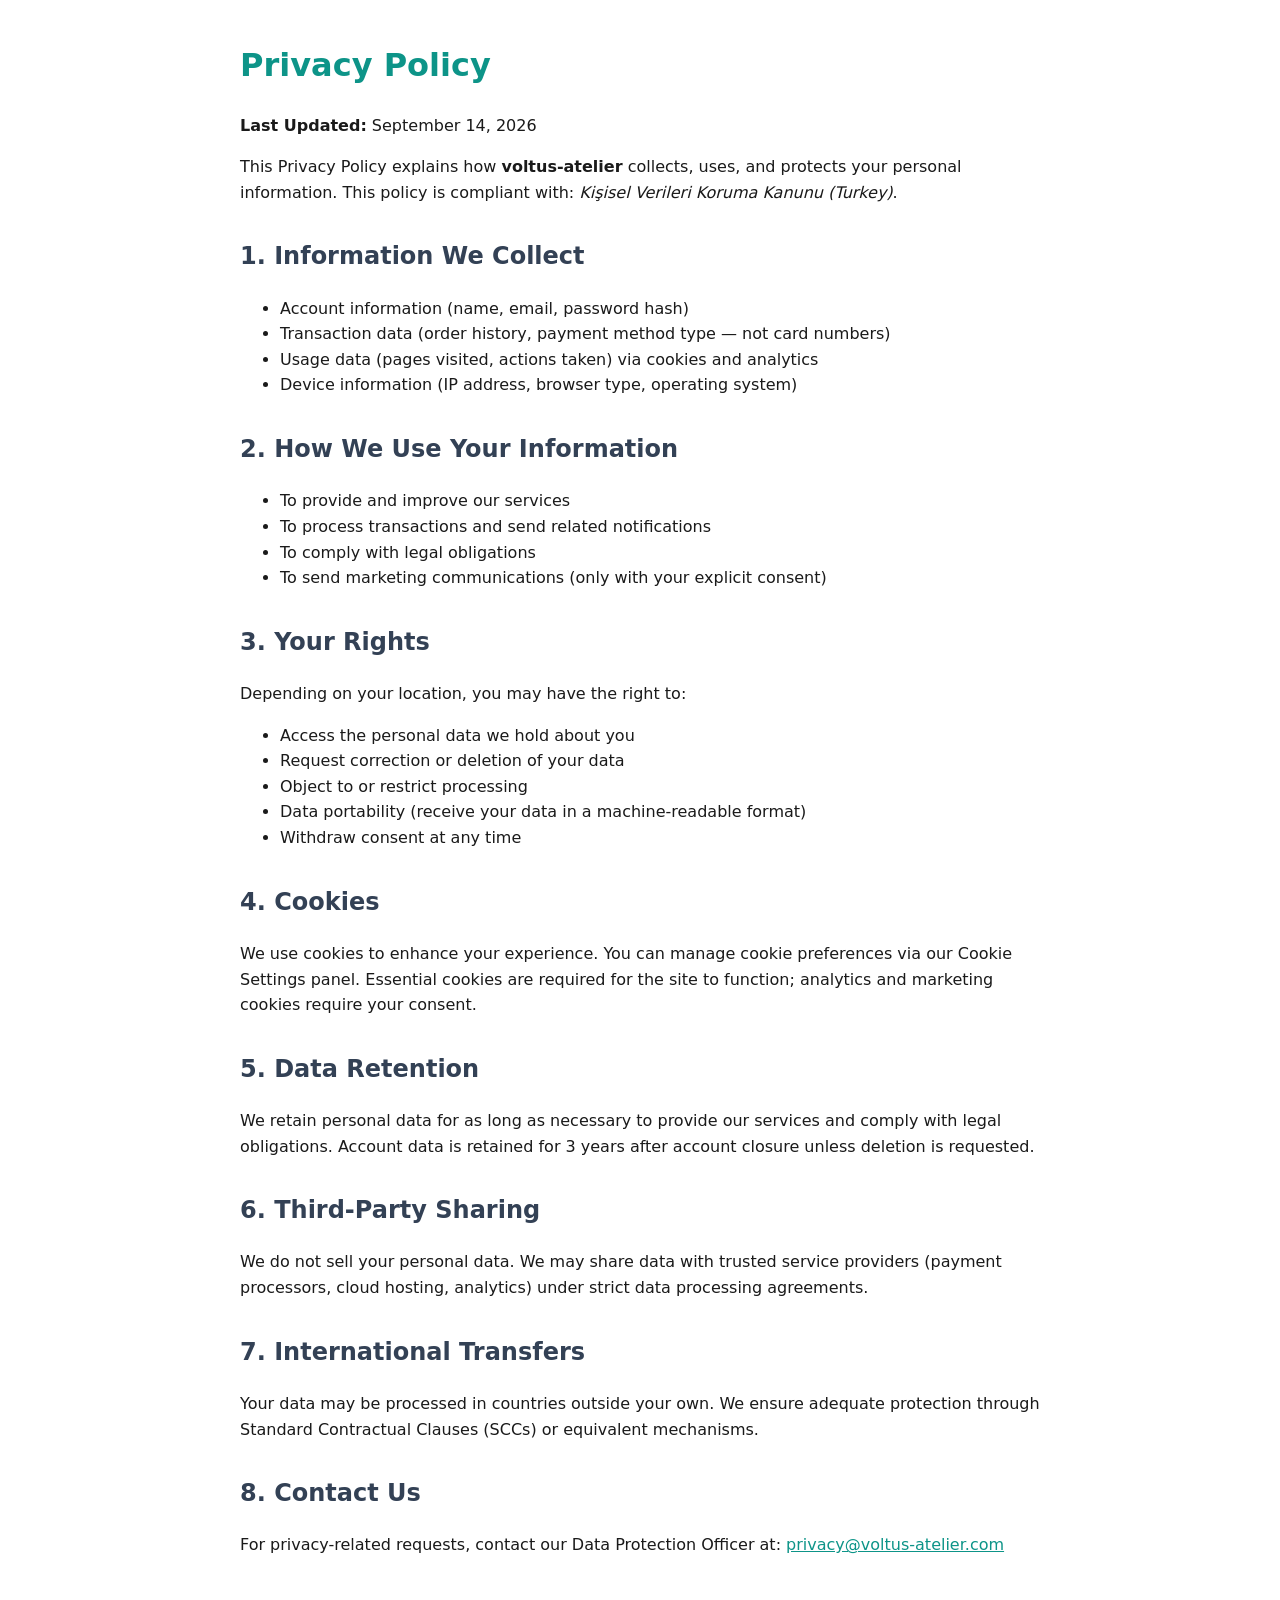
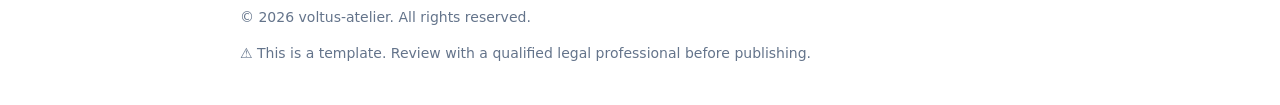
<file: privacy-policy.html>
<!doctype html>
<html lang="en">
  <head>
    <meta charset="UTF-8" />
    <meta name="viewport" content="width=device-width, initial-scale=1.0" />
    <title>Privacy Policy — voltus-atelier</title>
    <style>
      body {
        font-family: system-ui, sans-serif;
        max-width: 800px;
        margin: 40px auto;
        padding: 0 20px;
        line-height: 1.6;
        color: #1a1a1a;
      }
      h1 {
        color: #0d9488;
      }
      h2 {
        color: #334155;
        margin-top: 2rem;
      }
      a {
        color: #0d9488;
      }
      footer {
        margin-top: 3rem;
        color: #64748b;
        font-size: 0.875rem;
      }
    </style>
  </head>
  <body>
    <h1>Privacy Policy</h1>
    <p><strong>Last Updated:</strong> September 14, 2026</p>
    <p>
      This Privacy Policy explains how <strong>voltus-atelier</strong> collects, uses, and protects
      your personal information. This policy is compliant with:
      <em>Kişisel Verileri Koruma Kanunu (Turkey)</em>.
    </p>

    <h2>1. Information We Collect</h2>
    <ul>
      <li>Account information (name, email, password hash)</li>
      <li>Transaction data (order history, payment method type — not card numbers)</li>
      <li>Usage data (pages visited, actions taken) via cookies and analytics</li>
      <li>Device information (IP address, browser type, operating system)</li>
    </ul>

    <h2>2. How We Use Your Information</h2>
    <ul>
      <li>To provide and improve our services</li>
      <li>To process transactions and send related notifications</li>
      <li>To comply with legal obligations</li>
      <li>To send marketing communications (only with your explicit consent)</li>
    </ul>

    <h2>3. Your Rights</h2>
    <p>Depending on your location, you may have the right to:</p>
    <ul>
      <li>Access the personal data we hold about you</li>
      <li>Request correction or deletion of your data</li>
      <li>Object to or restrict processing</li>
      <li>Data portability (receive your data in a machine-readable format)</li>
      <li>Withdraw consent at any time</li>
    </ul>

    <h2>4. Cookies</h2>
    <p>
      We use cookies to enhance your experience. You can manage cookie preferences via our Cookie
      Settings panel. Essential cookies are required for the site to function; analytics and
      marketing cookies require your consent.
    </p>

    <h2>5. Data Retention</h2>
    <p>
      We retain personal data for as long as necessary to provide our services and comply with legal
      obligations. Account data is retained for 3 years after account closure unless deletion is
      requested.
    </p>

    <h2>6. Third-Party Sharing</h2>
    <p>
      We do not sell your personal data. We may share data with trusted service providers (payment
      processors, cloud hosting, analytics) under strict data processing agreements.
    </p>

    <h2>7. International Transfers</h2>
    <p>
      Your data may be processed in countries outside your own. We ensure adequate protection
      through Standard Contractual Clauses (SCCs) or equivalent mechanisms.
    </p>

    <h2>8. Contact Us</h2>
    <p>
      For privacy-related requests, contact our Data Protection Officer at:
      <a href="mailto:privacy@voltus-atelier.com"> privacy@voltus-atelier.com </a>
    </p>

    <footer>
      <p>© 2026 voltus-atelier. All rights reserved.</p>
      <p>⚠️ This is a template. Review with a qualified legal professional before publishing.</p>
    </footer>
  </body>
</html>
</file>
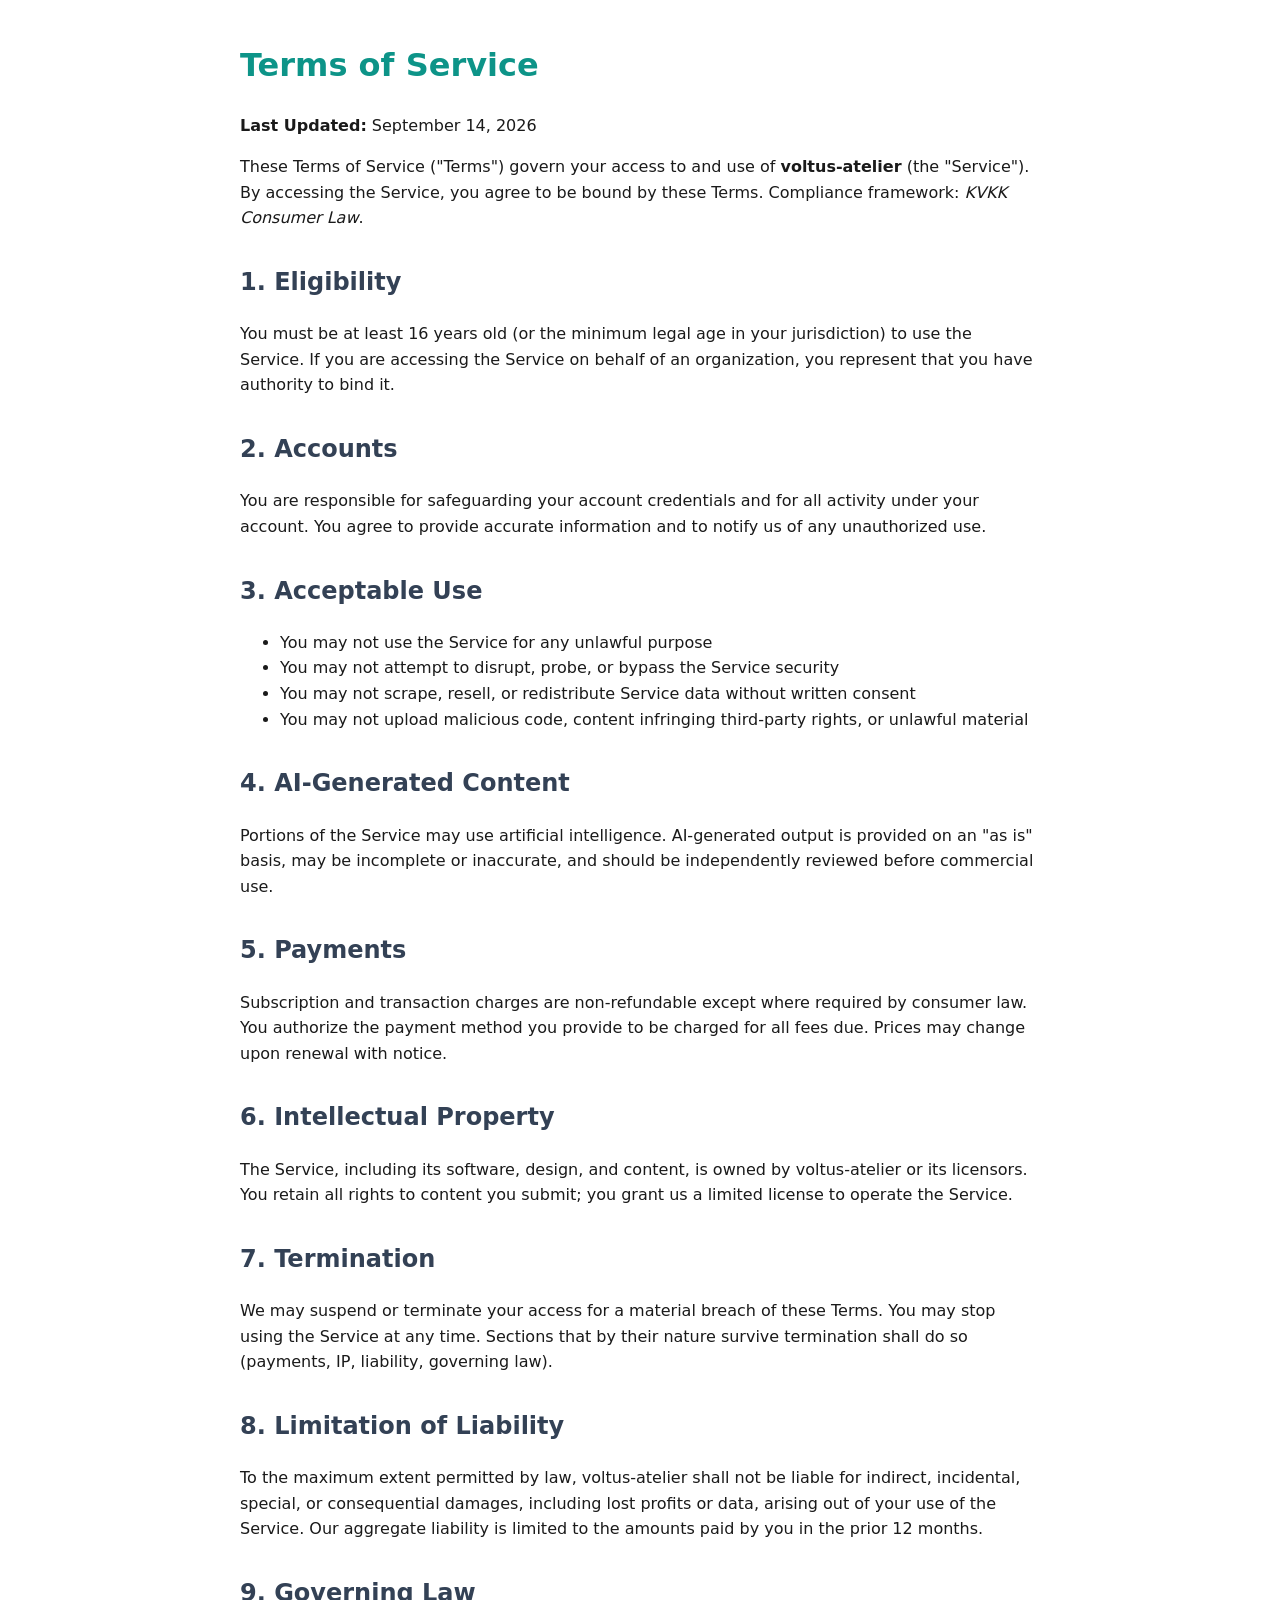
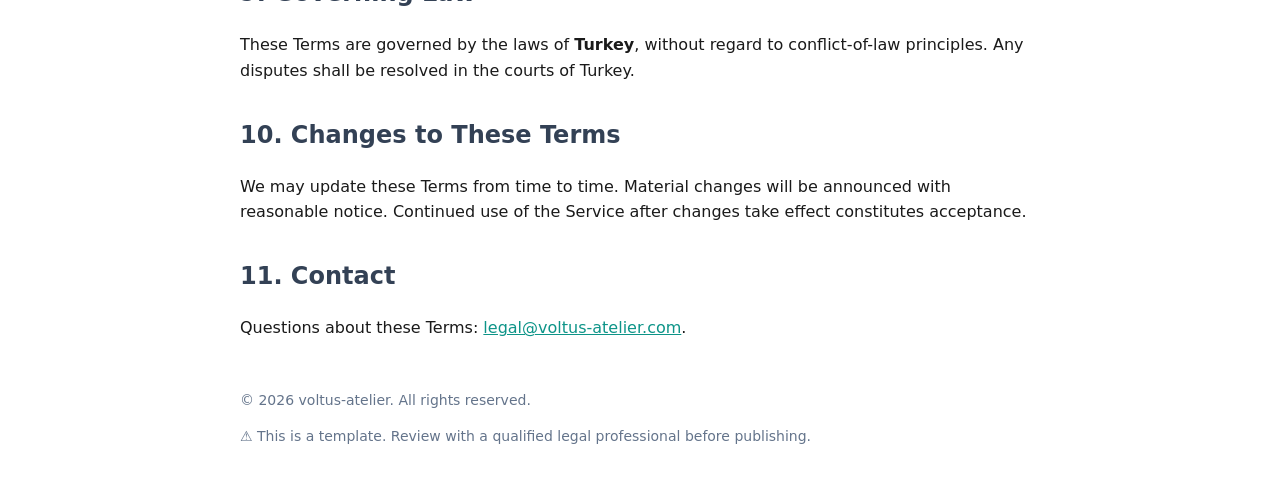
<file: terms-of-service.html>
<!doctype html>
<html lang="en">
  <head>
    <meta charset="UTF-8" />
    <meta name="viewport" content="width=device-width, initial-scale=1.0" />
    <title>Terms of Service — voltus-atelier</title>
    <style>
      body {
        font-family: system-ui, sans-serif;
        max-width: 800px;
        margin: 40px auto;
        padding: 0 20px;
        line-height: 1.6;
        color: #1a1a1a;
      }
      h1 {
        color: #0d9488;
      }
      h2 {
        color: #334155;
        margin-top: 2rem;
      }
      a {
        color: #0d9488;
      }
      footer {
        margin-top: 3rem;
        color: #64748b;
        font-size: 0.875rem;
      }
    </style>
  </head>
  <body>
    <h1>Terms of Service</h1>
    <p><strong>Last Updated:</strong> September 14, 2026</p>
    <p>
      These Terms of Service ("Terms") govern your access to and use of
      <strong>voltus-atelier</strong> (the "Service"). By accessing the Service, you agree to be
      bound by these Terms. Compliance framework: <em>KVKK Consumer Law</em>.
    </p>

    <h2>1. Eligibility</h2>
    <p>
      You must be at least 16 years old (or the minimum legal age in your jurisdiction) to use the
      Service. If you are accessing the Service on behalf of an organization, you represent that you
      have authority to bind it.
    </p>

    <h2>2. Accounts</h2>
    <p>
      You are responsible for safeguarding your account credentials and for all activity under your
      account. You agree to provide accurate information and to notify us of any unauthorized use.
    </p>

    <h2>3. Acceptable Use</h2>
    <ul>
      <li>You may not use the Service for any unlawful purpose</li>
      <li>You may not attempt to disrupt, probe, or bypass the Service security</li>
      <li>You may not scrape, resell, or redistribute Service data without written consent</li>
      <li>
        You may not upload malicious code, content infringing third-party rights, or unlawful
        material
      </li>
    </ul>

    <h2>4. AI-Generated Content</h2>
    <p>
      Portions of the Service may use artificial intelligence. AI-generated output is provided on an
      "as is" basis, may be incomplete or inaccurate, and should be independently reviewed before
      commercial use.
    </p>

    <h2>5. Payments</h2>
    <p>
      Subscription and transaction charges are non-refundable except where required by consumer law.
      You authorize the payment method you provide to be charged for all fees due. Prices may change
      upon renewal with notice.
    </p>

    <h2>6. Intellectual Property</h2>
    <p>
      The Service, including its software, design, and content, is owned by voltus-atelier or its
      licensors. You retain all rights to content you submit; you grant us a limited license to
      operate the Service.
    </p>

    <h2>7. Termination</h2>
    <p>
      We may suspend or terminate your access for a material breach of these Terms. You may stop
      using the Service at any time. Sections that by their nature survive termination shall do so
      (payments, IP, liability, governing law).
    </p>

    <h2>8. Limitation of Liability</h2>
    <p>
      To the maximum extent permitted by law, voltus-atelier shall not be liable for indirect,
      incidental, special, or consequential damages, including lost profits or data, arising out of
      your use of the Service. Our aggregate liability is limited to the amounts paid by you in the
      prior 12 months.
    </p>

    <h2>9. Governing Law</h2>
    <p>
      These Terms are governed by the laws of <strong>Turkey</strong>, without regard to
      conflict-of-law principles. Any disputes shall be resolved in the courts of Turkey.
    </p>

    <h2>10. Changes to These Terms</h2>
    <p>
      We may update these Terms from time to time. Material changes will be announced with
      reasonable notice. Continued use of the Service after changes take effect constitutes
      acceptance.
    </p>

    <h2>11. Contact</h2>
    <p>
      Questions about these Terms:
      <a href="mailto:legal@voltus-atelier.com">legal@voltus-atelier.com</a>.
    </p>

    <footer>
      <p>© 2026 voltus-atelier. All rights reserved.</p>
      <p>⚠️ This is a template. Review with a qualified legal professional before publishing.</p>
    </footer>
  </body>
</html>
</file>
